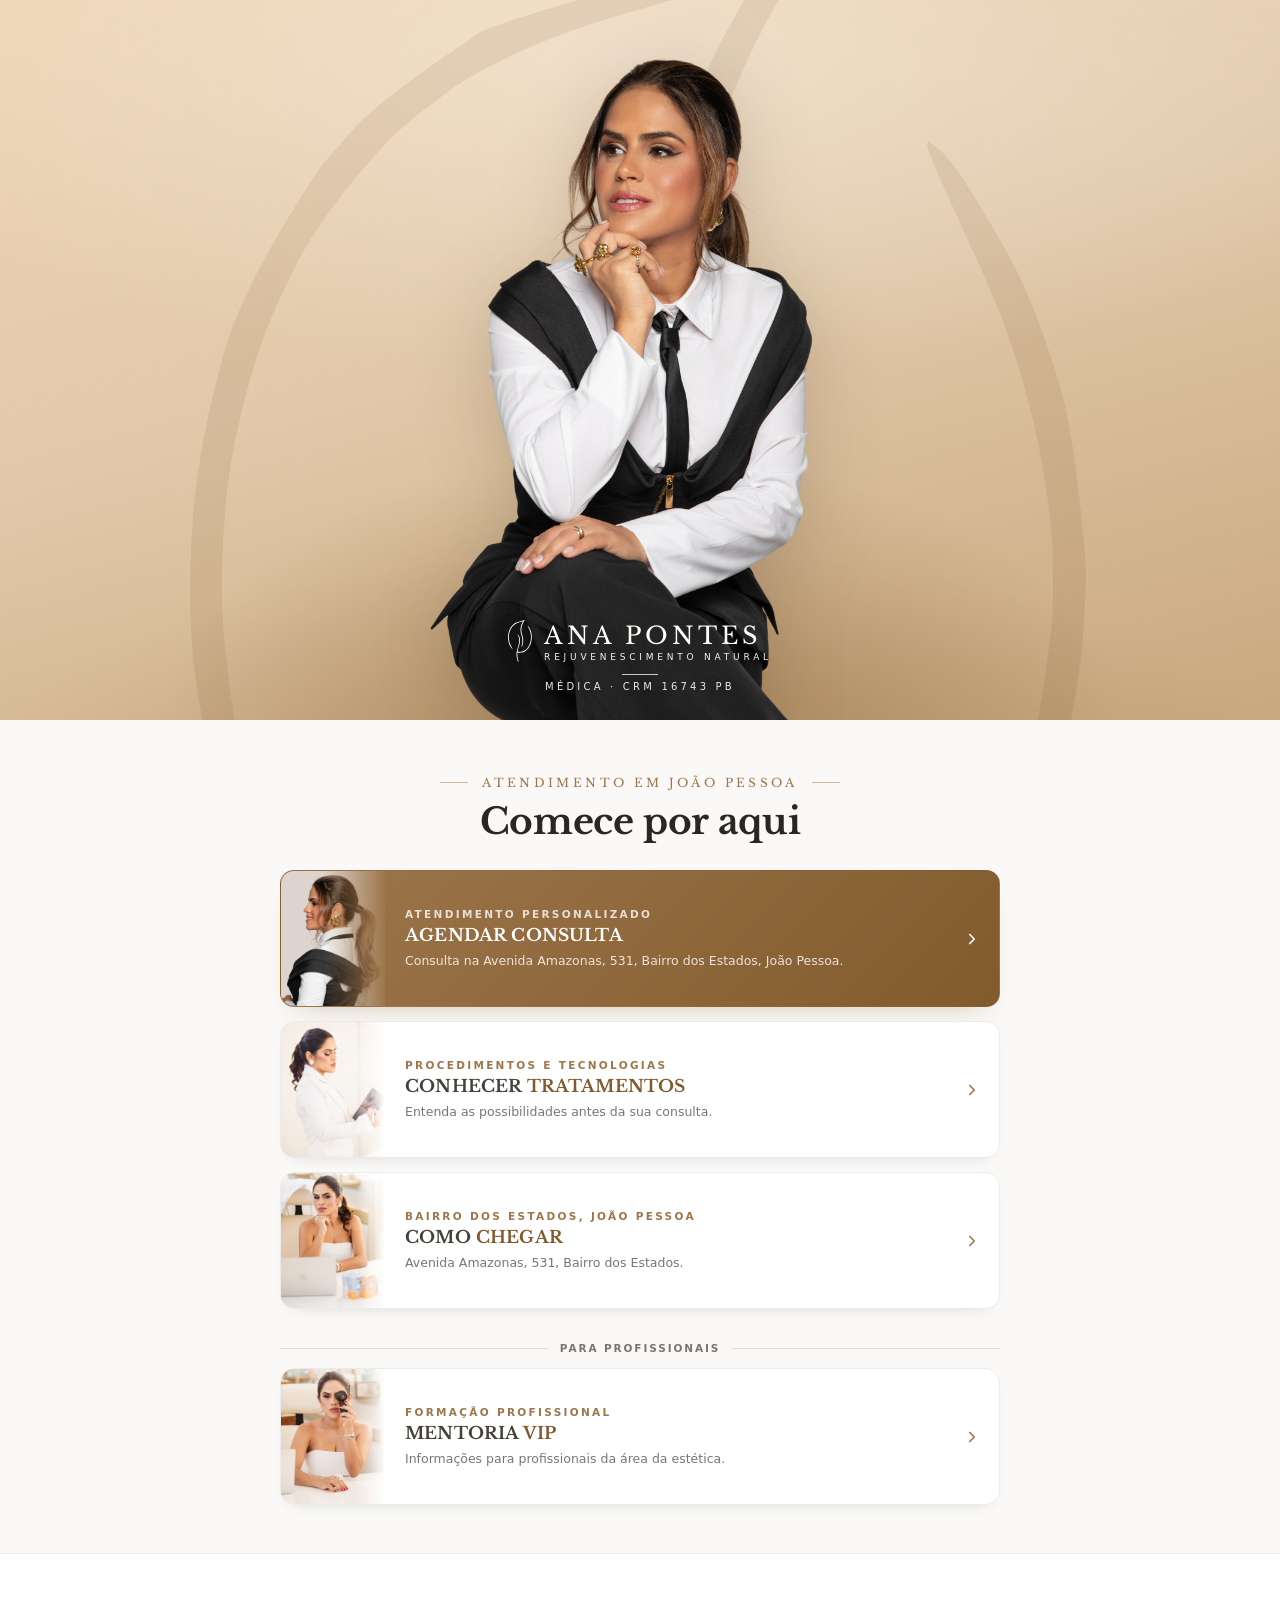
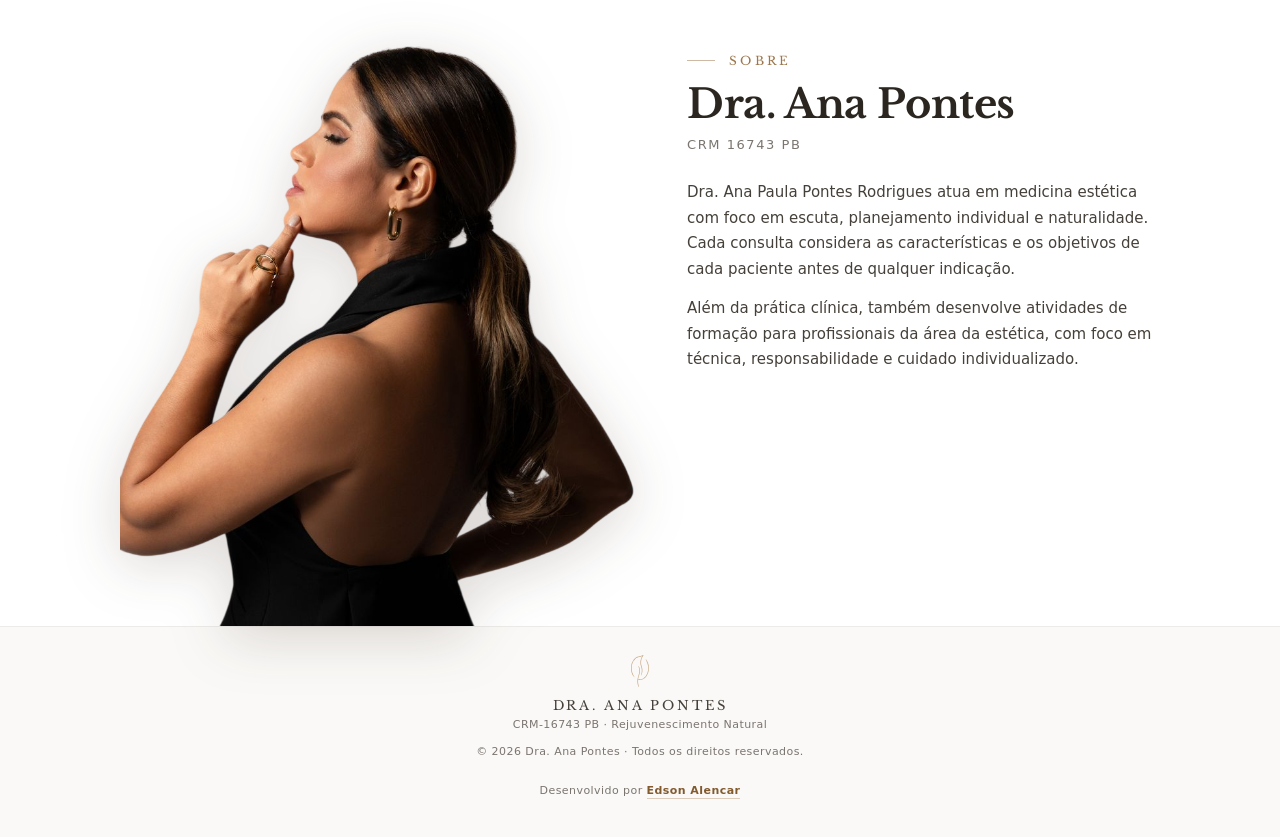
<file: index.html>
<!doctype html>
<html lang="pt-BR">
<head>
<meta charset="utf-8" />
<meta name="viewport" content="width=device-width, initial-scale=1" />

<!-- Google Tag Manager -->
<script>(function(w,d,s,l,i){w[l]=w[l]||[];w[l].push({'gtm.start':
new Date().getTime(),event:'gtm.js'});var f=d.getElementsByTagName(s)[0],
j=d.createElement(s),dl=l!='dataLayer'?'&l='+l:'';j.async=true;j.src=
'https://www.googletagmanager.com/gtm.js?id='+i+dl;f.parentNode.insertBefore(j,f);
})(window,document,'script','dataLayer','GTM-KG3SMG49');</script>
<!-- End Google Tag Manager -->
<title>Dra. Ana Pontes | Links</title>
<link rel="preconnect" href="https://fonts.googleapis.com">
<link rel="preconnect" href="https://fonts.gstatic.com" crossorigin>
<link href="assets/favicon.png" rel="icon" />
<link href="https://fonts.googleapis.com/css2?family=Libre+Baskerville:wght@400;700&display=swap" rel="stylesheet">
<link href="https://api.fontshare.com/v2/css?f[]=general-sans@400,500,600,700&display=swap" rel="stylesheet">
<link rel="stylesheet" href="assets/css/index-v3.css" />
</head>
<body>

<!-- Google Tag Manager (noscript) -->
<noscript><iframe src="https://www.googletagmanager.com/ns.html?id=GTM-KG3SMG49"
height="0" width="0" style="display:none;visibility:hidden"></iframe></noscript>
<!-- End Google Tag Manager (noscript) -->

<main data-screen-label="01 Editorial">

  <!-- HERO full width -->
  <section class="hero" id="hero">
    <img class="watermark" src="assets/logo-leaf.svg" alt="" aria-hidden="true">
    <div class="ground" aria-hidden="true"></div>
    <img class="portrait" src="assets/ana-cutout-black-white.png" alt="Dra. Ana Pontes">

    <div class="logo-block">
      <div class="logo-top">
        <div class="logo-mark">
          <img src="assets/logo-leaf.svg" alt="">
        </div>
        <div class="logo-text">
          <div class="logo-name">ANA PONTES</div>
          <div class="logo-sub">Rejuvenescimento Natural</div>
        </div>
      </div>

      <div class="logo-bottom">
        <div class="rule"></div>
        <div class="credentials">Médica · CRM 16743 PB</div>
      </div>
    </div>
  </section>

  <!-- LINKS -->
  <section class="section">
    <div class="shell">
      <header class="section-header reveal">
        <div class="section-eyebrow">Atendimento em João Pessoa</div>
        <h1 class="section-title">Comece por aqui</h1>
      </header>

      <div class="links-list">

        <a class="card featured reveal" data-link-id="agendamento" data-link-label="Agendar consulta" data-link-type="whatsapp" href="https://wa.me/5583991353786?text=Olá!%20Gostaria%20de%20verificar%20a%20disponibilidade%20de%20horários%20para%20uma%20consulta%20com%20a%20Dra.%20Ana%20Pontes." target="_blank" rel="noopener noreferrer">
          <div class="thumb"><img src="assets/v2/schedule.png" alt=""></div>
          <div class="body">
            <span class="eyebrow">Atendimento personalizado</span>
            <span class="title">AGENDAR CONSULTA</span>
            <span class="desc">Consulta na Avenida Amazonas, 531, Bairro dos Estados, João Pessoa.</span>
          </div>
          <span class="chev" aria-hidden="true">
            <svg viewBox="0 0 24 24" fill="none" stroke="currentColor" stroke-width="2.2" stroke-linecap="round" stroke-linejoin="round"><path d="M9 6l6 6-6 6"/></svg>
          </span>
        </a>

        <!-- <a class="card reveal" href="https://wa.me/5583991353786?text=Olá!%20Tenho%20interesse%20em%20participar%20como%20paciente%20modelo%20nas%20mentorias%20da%20Dra.%20Ana%20Pontes.%20Como%20faço%20para%20me%20candidatar?"  target="_blank" rel="noopener noreferrer">
          <div class="thumb"><img src="assets/v2/patient_model.png" alt=""></div>
          <div class="body">
            <span class="eyebrow">Resultados reais</span>
            <span class="title">PACIENTE <strong>MODELO</strong></span>
            <span class="desc">Torne-se um dos nossos casos de sucesso!</span>
          </div>
          <span class="chev" aria-hidden="true">
            <svg viewBox="0 0 24 24" fill="none" stroke="currentColor" stroke-width="2.2" stroke-linecap="round" stroke-linejoin="round"><path d="M9 6l6 6-6 6"/></svg>
          </span>
        </a> -->

        <!-- <a class="card reveal" href="https://chat.whatsapp.com/Erm2ZhgL4PdHwr5ZNV5YxS?mode=hqctswi"  target="_blank" rel="noopener noreferrer">
          <div class="thumb"><img src="assets/v2/promotion_group.png" alt=""></div>
          <div class="body">
            <span class="eyebrow">Avisos e promoções</span>
            <span class="title">GRUPO <strong>VIP</strong></span>
            <span class="desc">Fique por dentro das nossas ofertas especiais!</span>
          </div>
          <span class="chev" aria-hidden="true">
            <svg viewBox="0 0 24 24" fill="none" stroke="currentColor" stroke-width="2.2" stroke-linecap="round" stroke-linejoin="round"><path d="M9 6l6 6-6 6"/></svg>
          </span>
        </a> -->

        <a class="card reveal" data-link-id="site_oficial" data-link-label="Conhecer tratamentos" data-link-type="site" href="https://www.draanapontes.com.br/?utm_source=instagram&utm_medium=link_in_bio&utm_campaign=presenca_organica&utm_content=conhecer_tratamentos" target="_blank" rel="noopener noreferrer">
          <div class="thumb"><img src="assets/v2/site.png" alt=""></div>
          <div class="body">
            <span class="eyebrow">Procedimentos e tecnologias</span>
            <span class="title">CONHECER <strong>TRATAMENTOS</strong></span>
            <span class="desc">Entenda as possibilidades antes da sua consulta.</span>
          </div>
          <span class="chev" aria-hidden="true">
            <svg viewBox="0 0 24 24" fill="none" stroke="currentColor" stroke-width="2.2" stroke-linecap="round" stroke-linejoin="round"><path d="M9 6l6 6-6 6"/></svg>
          </span>
        </a>

        <a class="card reveal" data-link-id="como_chegar" data-link-label="Como chegar" data-link-type="mapa" href="https://www.google.com/maps/dir/?api=1&amp;destination=-7.114764%2C-34.8593596" target="_blank" rel="noopener noreferrer">
          <div class="thumb"><img src="assets/v2/clinic.png" alt=""></div>
          <div class="body">
            <span class="eyebrow">Bairro dos Estados, João Pessoa</span>
            <span class="title">COMO <strong>CHEGAR</strong></span>
            <span class="desc">Avenida Amazonas, 531, Bairro dos Estados.</span>
          </div>
          <span class="chev" aria-hidden="true">
            <svg viewBox="0 0 24 24" fill="none" stroke="currentColor" stroke-width="2.2" stroke-linecap="round" stroke-linejoin="round"><path d="M9 6l6 6-6 6"/></svg>
          </span>
        </a>

        <div class="professional-route reveal" role="separator">Para profissionais</div>

        <a class="card reveal" data-link-id="mentoria_vip" data-link-label="Mentoria VIP" data-link-type="whatsapp" href="https://wa.me/5583991353786?text=Olá!%20Tenho%20interesse%20na%20Mentoria%20VIP.%20Gostaria%20de%20receber%20mais%20informações." target="_blank" rel="noopener noreferrer">
          <div class="thumb"><img src="assets/v2/mentoring.png" alt=""></div>
          <div class="body">
            <span class="eyebrow">Formação profissional</span>
            <span class="title">MENTORIA <strong>VIP</strong></span>
            <span class="desc">Informações para profissionais da área da estética.</span>
          </div>
          <span class="chev" aria-hidden="true">
            <svg viewBox="0 0 24 24" fill="none" stroke="currentColor" stroke-width="2.2" stroke-linecap="round" stroke-linejoin="round"><path d="M9 6l6 6-6 6"/></svg>
          </span>
        </a>

      </div>
    </div>
  </section>

  <!-- SOBRE -->
  <section class="about" id="sobre">
    <div class="shell">
      <figure class="about-figure reveal">
        <img src="assets/ana-cutout-black.png" alt="Dra. Ana Pontes">
      </figure>

      <div class="about-body reveal">
        <div class="eyebrow">Sobre</div>
        <h2>Dra. Ana Pontes</h2>
        <p class="role">CRM 16743 PB</span></p>

        <p>Dra. Ana Paula Pontes Rodrigues atua em medicina estética com foco em escuta, planejamento individual e naturalidade. Cada consulta considera as características e os objetivos de cada paciente antes de qualquer indicação.</p>
        <p>Além da prática clínica, também desenvolve atividades de formação para profissionais da área da estética, com foco em técnica, responsabilidade e cuidado individualizado.</p>
      </div>
  </section>

  <!-- FOOTER -->
  <footer class="foot">
    <div class="mark"><img src="assets/logo-leaf.svg" alt=""></div>
    <div class="f-name">Dra. Ana Pontes</div>
    <div class="f-sub">CRM-16743 PB · Rejuvenescimento Natural</div>
    <div class="f-copy">© 2026 Dra. Ana Pontes · Todos os direitos reservados.</div>
    <div class="f-responsibility">Desenvolvido por <a href="https://www.instagram.com/oedsonalencar/" target="_blank" rel="noopener">Edson Alencar</a></div>
  </footer>
</main>

<script src="assets/js/index-v3.js"></script>

<!-- Rastreamento de cliques nos links -> dataLayer (GTM) -->
<script>
(function () {
  window.dataLayer = window.dataLayer || [];

  function slug(s) {
    return (s || '')
      .toLowerCase()
      .normalize('NFD').replace(/[̀-ͯ]/g, '')
      .replace(/[^a-z0-9]+/g, '_')
      .replace(/^_+|_+$/g, '');
  }

  function typeFromUrl(url) {
    if (/wa\.me|api\.whatsapp|chat\.whatsapp/i.test(url)) return 'whatsapp';
    if (/maps\.(app\.)?goo|google\.com\/maps/i.test(url)) return 'mapa';
    return 'site';
  }

  document.addEventListener('click', function (e) {
    var card = e.target.closest('a.card');
    if (!card) return;

    var url = card.getAttribute('href') || '';
    var titleEl = card.querySelector('.title');
    var label = card.dataset.linkLabel
      || (titleEl ? titleEl.textContent.trim().replace(/\s+/g, ' ') : 'sem_titulo');
    var id = card.dataset.linkId || slug(label);

    var cards = Array.prototype.slice.call(document.querySelectorAll('a.card'));
    var position = cards.indexOf(card) + 1;

    window.dataLayer.push({
      event: 'link_click',
      link_id: id,
      link_label: label,
      link_type: card.dataset.linkType || typeFromUrl(url),
      link_url: url,
      link_position: position
    });
  }, true);
})();
</script>
</body>
</html>
</file>
<file: assets/css/index-v3.css>
:root{
    --brand: #9d764b;
    --brand-hover: #8f6739;
    --brand-dark: #815a2e;
    --warm: #f7eadc;
    --warm-2: #fcf5ed;
    --surface: #ffffff;
    --surface-alt: #faf9f7;
    --ink: #2b2620;
    --ink-soft: #454039;
    --ink-mute: #7b7570;
    --line: #edebe9;
    --line-soft: #dfddda;
    --tan: #e1c9aa;
    --tan-soft: #ead6bb;

    --content-w: 1040px;
  }
  *{ box-sizing: border-box; }
  html, body{ margin:0; padding:0; }
  body{
    font-family: 'General Sans', system-ui, -apple-system, Segoe UI, sans-serif;
    color: var(--ink);
    background: var(--surface-alt);
    -webkit-font-smoothing: antialiased;
    text-rendering: optimizeLegibility;
    min-height: 100vh;
    overflow-x: hidden;
  }
  a{ color: inherit; }

  /* ===== HERO — full width, cutout centered ===== */
  .hero{
    position: relative;
    width: 100%;
    overflow: hidden;
    isolation: isolate;
    aspect-ratio: 16 / 9;
    min-height: 460px;
    max-height: 760px;
    background:
      radial-gradient(120% 80% at 50% 8%, rgba(255,255,255,.35) 0%, rgba(255,255,255,0) 55%),
      radial-gradient(90% 65% at 50% 115%, rgba(129,90,46,.28) 0%, rgba(129,90,46,0) 60%),
      linear-gradient(165deg, #eed4b3 0%, #e1c9aa 45%, #c9a87e 100%);
  }
  .hero .watermark{
    position: absolute;
    top: -10%; left: 50%;
    transform: translateX(-50%);
    width: min(900px, 100%);
    opacity: .10;
    z-index: 1;
    pointer-events: none;
    filter: brightness(0.6) sepia(1) hue-rotate(-8deg) saturate(3);
    mix-blend-mode: multiply;
  }
  .hero .ground{
    position: absolute;
    bottom: 0; left: 50%;
    transform: translateX(-50%);
    width: 80%;
    height: 40%;
    background: radial-gradient(ellipse at 50% 100%, rgba(129,90,46,.38) 0%, rgba(129,90,46,0) 65%);
    z-index: 2;
    pointer-events: none;
  }
  .hero .portrait{
    position: absolute;
    bottom: 0;
    left: 50%;
    transform: translateX(-50%);
    height: 100%;
    width: auto;
    max-width: none;
    object-fit: contain;
    object-position: bottom center;
    z-index: 3;
    filter: drop-shadow(0 14px 36px rgba(60,40,20,.2));
  }

  .hero-top{
    position: absolute;
    top: 22px; left: 0; right: 0;
    display: flex; justify-content: space-between; align-items: center;
    padding: 0 32px;
    font-size: 12px;
    letter-spacing: .16em;
    text-transform: uppercase;
    font-weight: 500;
    z-index: 5;
  }
  .hero-top .pill{
    background: rgba(255,255,255,.55);
    backdrop-filter: blur(10px);
    -webkit-backdrop-filter: blur(10px);
    border: 1px solid rgba(255,255,255,.7);
    padding: 7px 14px;
    border-radius: 999px;
    color: var(--brand-dark);
  }

  /* Logo overlay on bottom of hero (like KS in the ref) */
  .logo-block{
    position: absolute;
    left: 0; right: 0;
    bottom: 28px;
    display: flex;
    flex-direction: column;
    justify-content: center;
    align-items: center;
    gap: 12px;
    z-index: 5;
    color: #fff;
  }
  .logo-block .logo-top{
    display: flex;
    align-items: center;
    justify-content: center;
    gap: 12px;
  }
  .logo-block .logo-bottom{
    display: flex;
    flex-direction: column;
    align-items: center;
    gap: 6px;
  }
  .logo-block .logo-mark{
    width: 24px; height: 42px;
    display: grid; place-items: center;
    filter: drop-shadow(0 2px 10px rgba(16,24,40,.22));
  }
  .logo-block .logo-mark img{
    width: 100%; height: 100%; object-fit: contain;
    filter: brightness(0) invert(1);
  }
  .logo-block .logo-text{
    display: flex;
    flex-direction: column;
    align-items: flex-start;
    justify-content: center;
    gap: 2px;
  }
  .logo-block .logo-name{
    font-family: 'Libre Baskerville', serif;
    font-size: 24px;
    font-weight: 400;
    letter-spacing: .16em;
    color: #fff;
    text-shadow: 0 2px 10px rgba(60,40,20,.35);
  }
  .logo-block .logo-sub{
    font-size: 9px;
    letter-spacing: .42em;
    text-transform: uppercase;
    color: rgba(255,255,255,.95);
    font-weight: 500;
    margin-top: 0;
    text-shadow: 0 1px 6px rgba(60,40,20,.3);
  }
  .logo-block .rule{
    width: 36px; height: 1px; background: rgba(255,255,255,.75);
  }
  .logo-block .credentials{
    font-size: 10px;
    letter-spacing: .32em;
    text-transform: uppercase;
    color: rgba(255,255,255,.9);
    font-weight: 500;
    text-shadow: 0 1px 6px rgba(60,40,20,.3);
    text-align: center;
  }

  /* ===== LINKS section ===== */
  .section{
    padding: 48px 20px;
    background: var(--surface-alt);
  }
  .shell{
    max-width: var(--content-w);
    margin: 0 auto;
  }
  .section-header{
    text-align: center;
    margin-bottom: 28px;
  }
  .section-eyebrow{
    font-family: 'Libre Baskerville', serif;
    font-size: 12px;
    letter-spacing: .28em;
    text-transform: uppercase;
    color: var(--brand);
    display: inline-flex; align-items: center; gap: 14px;
    margin-bottom: 12px;
  }
  .section-eyebrow::before, .section-eyebrow::after{
    content:""; height: 1px; width: 28px; background: var(--brand); opacity: .5;
  }
  .section-title{
    font-family: 'Libre Baskerville', serif;
    font-size: clamp(26px, 4vw, 36px);
    font-weight: 700;
    color: var(--ink);
    margin: 0;
    letter-spacing: -.01em;
    line-height: 1.1;
  }

  .links-list{
    display: flex; flex-direction: column; gap: 14px;
    max-width: 720px;
    margin: 0 auto;
  }
  .professional-route{
    display:flex;
    align-items:center;
    gap:12px;
    margin:18px 0 0;
    color:var(--ink-mute);
    font-size:10.5px;
    font-weight:600;
    letter-spacing:.18em;
    text-transform:uppercase;
  }
  .professional-route::before,
  .professional-route::after{
    content:"";
    height:1px;
    flex:1;
    background:var(--line-soft);
  }

  .card{
    position: relative;
    display: grid;
    grid-template-columns: 104px 1fr auto;
    align-items: stretch;
    background: #fff;
    border: 1px solid var(--line);
    border-radius: 14px;
    overflow: hidden;
    text-decoration: none;
    color: inherit;
    transition: transform .25s ease, box-shadow .25s ease, border-color .25s ease;
    min-height: 96px;
  }
  .card:not(.featured){
    box-shadow: 0 8px 16px -14px rgba(16,24,40,.28);
  }
  .card:hover{
    transform: translateY(-1px);
    border-color: var(--line-soft);
    box-shadow: 0 10px 24px -14px rgba(129,90,46,.3), 0 2px 6px -2px rgba(16,24,40,.05);
  }
  .card:active{ transform: translateY(0); }
  .card .thumb{
    position: relative;
    background: var(--tan-soft);
    overflow: hidden;
  }
  .card .thumb img{
    width: 100%; height: 100%; object-fit: cover; display: block;
  }
  .card .thumb::after{
    content:"";
    position: absolute; inset: 0;
    background: linear-gradient(90deg, rgba(255,255,255,0) 72%, #fff 100%);
  }
  .card .body{
    padding: 16px 8px 16px 20px;
    display: flex; flex-direction: column; justify-content: center; gap: 6px;
  }
  .card .eyebrow{
    font-size: 10.5px;
    letter-spacing: .22em;
    text-transform: uppercase;
    color: var(--brand);
    font-weight: 600;
  }
  .card .title{
    font-family: 'Libre Baskerville', serif;
    font-size: 17px;
    font-weight: 700;
    color: #454039;
    letter-spacing: .01em;
    line-height: 1.15;
  }
  .card .title strong{ color: var(--brand-dark); }
  .card .desc{
    font-size: 12.5px;
    color: var(--ink-mute);
    line-height: 1.35;
    margin-top: 2px;
    overflow: hidden;
    text-overflow: ellipsis;
    line-clamp: 2;
    display: -webkit-box;
    -webkit-line-clamp: 2;
    -webkit-box-orient: vertical;
  }
  .card .chev{
    align-self: center;
    padding-right: 18px;
    display: flex; align-items: center;
    color: var(--brand);
    transition: transform .25s ease;
  }
  .card:hover .chev{ transform: translateX(3px); }
  .card .chev svg{ width: 18px; height: 18px; }

  .card.featured{
    background: linear-gradient(135deg, #9d764b 0%, #815a2e 100%);
    border-color: transparent;
    color: #fff;
    box-shadow: 0 14px 28px -18px rgba(129,90,46,.4);
  }
  .card.featured .thumb{ background: #8f6739; }
  .card.featured .thumb::after{
    background: linear-gradient(90deg, rgba(157,118,75,0) 40%, #9d764b 100%);
  }
  .card.featured .eyebrow{ color: rgba(255,255,255,.78); }
  .card.featured .title{ color: #fff; }
  .card.featured .title strong{ color: #fff; }
  .card.featured .desc{ color: rgba(255,255,255,.82); }
  .card.featured .chev{ color: #fff; }

  /* socials row */
  .socials{
    margin-top: 20px;
    display: flex; justify-content: center; gap: 12px;
  }
  .socials a{
    width: 44px; height: 44px;
    display: grid; place-items: center;
    background: #fff;
    border: 1px solid var(--line);
    border-radius: 999px;
    color: var(--brand);
    transition: all .25s ease;
    text-decoration: none;
  }
  .socials a:hover{
    background: var(--brand);
    color: #fff;
    border-color: var(--brand);
    transform: translateY(-1px);
  }
  .socials a svg{ width: 18px; height: 18px; }

  /* ===== SOBRE section ===== */
  .about{
    padding: 92px 20px 0 20px;
    background: #fff;
    border-top: 1px solid var(--line);
    border-bottom: 1px solid var(--line);
  }
  .about .shell{
    display: grid;
    grid-template-columns: 1.05fr 0.95fr;
    gap: 44px;
    align-items: stretch;
  }
  .about-figure{
      height: clamp(460px, 72vw, 580px);
      max-width: 640px;
      margin: 0 auto;
      width: 100%;
      align-self: center;
    }
  .about-figure .ground{
    position: absolute;
    bottom: 0; left: 50%;
    transform: translateX(-50%);
    width: 90%;
    height: 40%;
    background: radial-gradient(ellipse at 50% 100%, rgba(129,90,46,.35) 0%, rgba(129,90,46,0) 65%);
    z-index: 1;
  }
  .about-figure img{
    position: relative;
    height: 100%;
    width: auto;
    max-width: 100%;
    object-fit: contain;
    object-position: bottom center;
    z-index: 2;
    filter: drop-shadow(0 10px 28px rgba(60,40,20,.18));
  }
  .about-figure .watermark{
    position: absolute;
    top: -8%; left: 50%;
    transform: translateX(-50%);
    width: 120%;
    opacity: .12;
    z-index: 1;
    pointer-events: none;
    filter: brightness(0.6) sepia(1) hue-rotate(-8deg) saturate(3);
    mix-blend-mode: multiply;
  }

  .about-body .eyebrow{
    font-family: 'Libre Baskerville', serif;
    font-size: 12px;
    letter-spacing: .28em;
    text-transform: uppercase;
    color: var(--brand);
    display: inline-flex; align-items: center; gap: 14px;
    margin-bottom: 14px;
  }
  .about-body .eyebrow::before{
    content:""; height: 1px; width: 28px; background: var(--brand); opacity: .5;
  }
  .about-body h2{
    font-family: 'Libre Baskerville', serif;
    font-size: clamp(28px, 3.4vw, 40px);
    font-weight: 700;
    color: var(--ink);
    line-height: 1.1;
    letter-spacing: -.01em;
    margin: 0 0 8px;
  }
  .about-body .role{
    font-size: 13px;
    color: var(--ink-mute);
    letter-spacing: .12em;
    text-transform: uppercase;
    font-weight: 500;
    margin: 0 0 24px;
  }
  .about-body .role span{
    color: var(--brand);
    font-weight: 600;
  }
  .about-body p{
    font-size: 15px;
    color: var(--ink-soft);
    line-height: 1.7;
    margin: 0 0 14px;
    text-wrap: pretty;
  }
  .about-body .sig{
    margin-top: 28px;
    display: flex; align-items: center; gap: 16px;
    padding-top: 24px;
    border-top: 1px solid var(--line);
  }
  .about-body .sig-mark{
    width: 40px; height: 40px; opacity: .7;
  }
  .about-body .sig-mark img{ width:100%; height:100%; object-fit:contain; }
  .about-body .sig-text{
    font-family: 'Libre Baskerville', serif;
    font-style: italic;
    color: var(--ink-soft);
    font-size: 14px;
    line-height: 1.45;
  }
  .about-body .sig-text strong{
    display: block;
    font-style: normal;
    font-size: 12px;
    letter-spacing: .2em;
    text-transform: uppercase;
    color: var(--brand);
    margin-bottom: 2px;
  }

  /* ===== FOOTER ===== */
  .foot{
    padding: 28px 20px 40px;
    text-align: center;
    background: var(--surface-alt);
  }
  .foot .mark{ width: 32px; height: 32px; margin: 0 auto 10px; opacity: .6; }
  .foot .mark img{ width: 100%; height: 100%; object-fit: contain; }
  .foot .f-name{
    font-family: 'Libre Baskerville', serif;
    font-size: 13px;
    letter-spacing: .22em;
    text-transform: uppercase;
    color: var(--ink-soft);
  }
  .foot .f-sub{
    font-size: 11px;
    color: var(--ink-mute);
    margin-top: 4px;
    letter-spacing: .04em;
  }
  .foot .f-copy{
    font-size: 11px;
    color: var(--ink-mute);
    margin-top: 14px;
    letter-spacing: .04em;
  }
  .foot .f-responsibility{
    font-size: 11px;
    color: var(--ink-mute);
    letter-spacing: .04em;
    margin-top: 26px;
  }
  .foot .f-responsibility a{
    color: var(--brand-dark);
    font-weight: 600;
    text-decoration: none;
    border-bottom: 1px solid rgba(157,118,75,.35);
    padding-bottom: 1px;
    transition: color .25s ease, border-color .25s ease;
  }
  .foot .f-responsibility a:hover,
  .foot .f-responsibility a:focus-visible{
    color: var(--brand-hover);
    border-color: var(--brand-hover);
  }

  /* ===== Responsive ===== */
  @media (max-width: 860px){
    .hero{ aspect-ratio: 5 / 6; max-height: none; }
    .card{ grid-template-columns: 96px 1fr auto; min-height: 96px; }
    .card .body{ padding: 14px 6px 14px 16px; gap: 3px; }
    .card .chev{ padding-right: 14px; }
    .card .desc{ font-size: 12px; }
    .about{ padding: 62px 20px 0 20px; }
    .about .shell{
      display: flex;
      flex-direction: column-reverse;
      gap: 22px;
      align-items: center;
    }
    .about-figure{
      display: flex;
      justify-content: center;
      align-items: flex-end;
      height: clamp(320px, 76vw, 460px);
      max-width: 420px;
      margin: 0 auto;
      width: 100%;
      align-self: center;
    }
    .about-figure img{
      height: 100%;
      max-width: none;
      width: auto;
    }
  }
  @media (max-width: 520px){
    .hero{ aspect-ratio: 3 / 4; }
    .hero-top{ padding: 0 18px; }
    .hero-top .pill{ font-size: 10.5px; padding: 5px 10px; }
    .logo-block{ bottom: 28px; gap: 8px; }
    .logo-block .logo-top{ gap: 8px; }
    .logo-block .logo-mark{ width: 24px; height: 42px; }
    .logo-block .logo-text{ align-items: flex-start; }
    .logo-block .logo-name{ font-size: 24px; letter-spacing: .16em; }
    .logo-block .logo-sub{ font-size: 9px; letter-spacing: .42em; }
    .logo-block .credentials{ font-size: 10px; letter-spacing: .32em; }
    .section{ padding: 36px 16px; }
    .card{ grid-template-columns: 88px 1fr auto; min-height: 92px; }
    .card .title{ font-size: 15.5px; }
    .card .eyebrow{ letter-spacing: .18em; }
    .about-figure{
      height: clamp(360px, 94vw, 520px);
      max-width: 460px;
    }
  }

  /* ===== Tweaks ===== */
  .tweaks{
    position: fixed;
    bottom: 16px; right: 16px;
    background: #fff;
    border: 1px solid var(--line-soft);
    border-radius: 14px;
    padding: 14px 16px;
    box-shadow: 0 12px 32px -12px rgba(0,0,0,.2);
    font-family: 'General Sans', sans-serif;
    font-size: 12px;
    color: var(--ink);
    z-index: 999;
    display: none;
    min-width: 240px;
  }
  .tweaks.on{ display: block; }
  .tweaks h4{
    margin: 0 0 10px;
    font-family: 'Libre Baskerville', serif;
    font-size: 13px; letter-spacing: .22em; text-transform: uppercase;
    color: var(--brand); font-weight: 700;
  }
  .tweaks .row{
    display: flex; justify-content: space-between; align-items: center;
    gap: 10px; margin: 8px 0;
  }
  .tweaks select, .tweaks input{
    font-family: inherit; font-size: 12px;
    border: 1px solid var(--line); border-radius: 8px;
    padding: 4px 8px; background: var(--surface-alt);
  }

  /* ====================================================== */
  /* ===============  M O T I O N  ======================== */
  /* ====================================================== */

  /* ---- Hero entrance (pose-to-pose, slow-out) ---- */
  .hero .portrait{
    animation: hero-rise 1100ms cubic-bezier(.16,.84,.44,1) both;
  }
  .hero .ground{
    animation: hero-ground 1200ms cubic-bezier(.16,.84,.44,1) both;
  }
  .hero .logo-block{
    animation: hero-logo 900ms cubic-bezier(.16,.84,.44,1) 480ms both;
  }
  /* marca-d'água respira em loop lento (secondary action) */
  .hero .watermark{
    animation: watermark-drift 14s ease-in-out 800ms infinite;
  }

  @keyframes hero-rise{
    0%   { opacity: 0; transform: translateX(-50%) translateY(28px) scale(1.02); }
    100% { opacity: 1; transform: translateX(-50%) translateY(0)    scale(1); }
  }
  @keyframes hero-ground{
    0%   { opacity: 0; transform: translateX(-50%) scaleX(.8); }
    100% { opacity: 1; transform: translateX(-50%) scaleX(1); }
  }
  @keyframes hero-logo{
    0%   { opacity: 0; transform: translateY(16px); }
    100% { opacity: 1; transform: translateY(0); }
  }
  @keyframes watermark-drift{
    0%,100% { transform: translateX(-50%) translateY(0)    scale(1); opacity:.10; }
    50%     { transform: translateX(-50%) translateY(-14px) scale(1.03); opacity:.14; }
  }

  /* ---- Scroll reveal (staged, staggered) ---- */
  .reveal{
    opacity: 0;
    transform: translateY(22px);
    transition:
      opacity .6s cubic-bezier(0,0,.2,1),
      transform .7s cubic-bezier(.16,.84,.44,1);
    transition-delay: calc(var(--i, 0) * 80ms);
    will-change: transform, opacity;
  }
  .reveal.is-visible{
    opacity: 1;
    transform: none;
  }
  /* about-figure entra pela lateral para dar direção */
  .about-figure.reveal{ transform: translateX(-26px); }
  .about-figure.reveal.is-visible{ transform: none; }

  /* ---- Card hover: mais vida (secondary actions) ---- */
  .card{ transform: translateY(0); }
  .card:hover{
    transform: translateY(-4px);
    box-shadow: 0 18px 34px -18px rgba(129,90,46,.42), 0 3px 8px -3px rgba(16,24,40,.08);
  }
  .card:active{ transform: translateY(-1px) scale(.995); }
  .card .thumb img{
    transition: transform .5s cubic-bezier(.16,.84,.44,1);
  }
  .card:hover .thumb img{ transform: scale(1.07); }
  .card .chev{
    transition: transform .35s cubic-bezier(.16,.84,.44,1);
  }
  .card:hover .chev{ transform: translateX(6px); }

  /* pulso sutil de convite no chevron do primeiro card */
  .links-list .card:first-child .chev svg{
    animation: chev-nudge 2.4s ease-in-out 1.6s infinite;
  }
  @keyframes chev-nudge{
    0%,88%,100% { transform: translateX(0); }
    94%         { transform: translateX(3px); }
  }

  /* ---- Social / footer polish ---- */
  .foot .mark img{ transition: transform .4s cubic-bezier(.16,.84,.44,1); }
  .foot .mark:hover img{ transform: rotate(-6deg) scale(1.08); }

  /* ---- Respeita quem prefere menos movimento ---- */
  @media (prefers-reduced-motion: reduce){
    .hero .portrait,
    .hero .ground,
    .hero .logo-block,
    .hero .watermark,
    .links-list .card:first-child .chev svg{
      animation: none !important;
    }
    .reveal{
      opacity: 1 !important;
      transform: none !important;
      transition: none !important;
    }
  }
</file>
